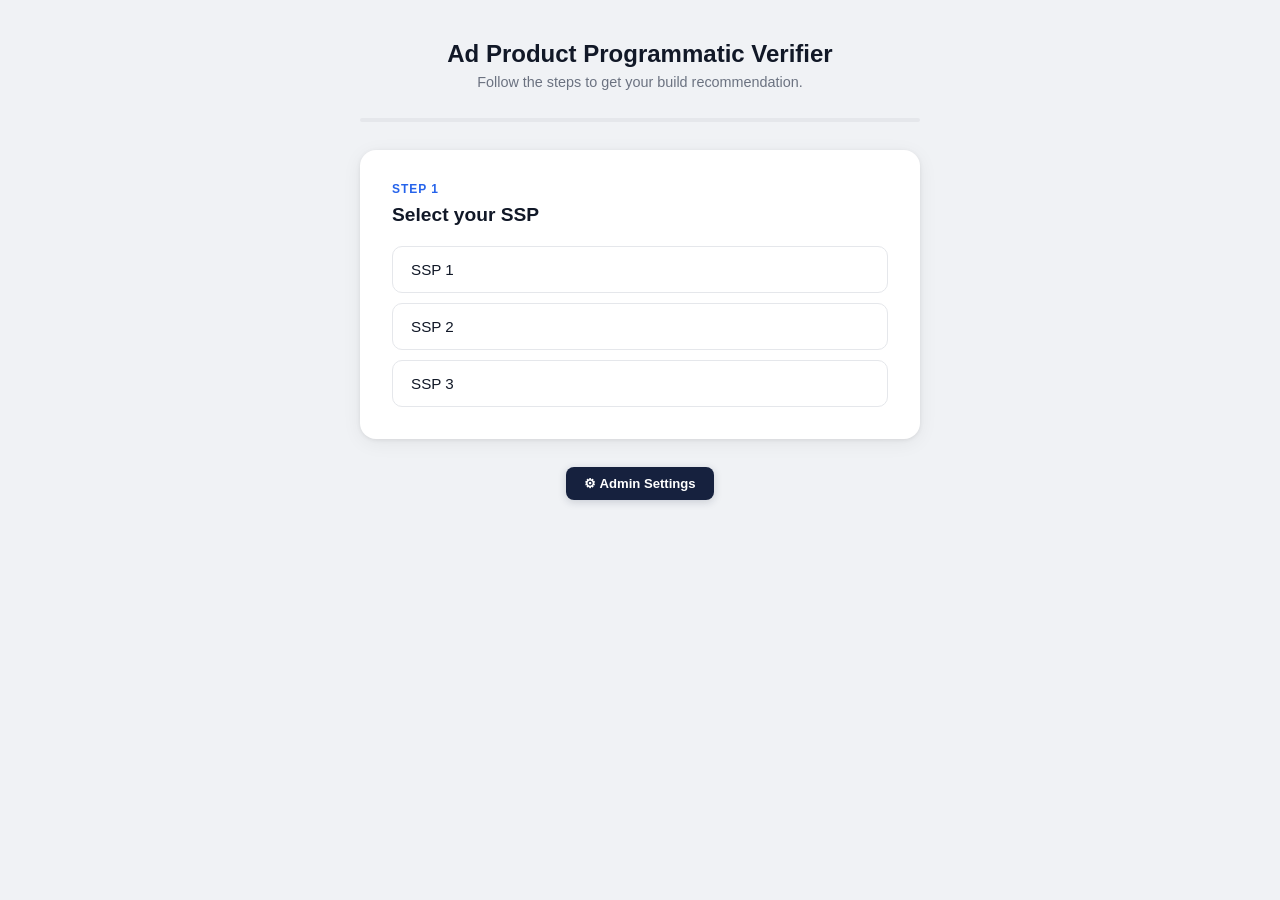
<file: app/index.html>
<!DOCTYPE html>
<html lang="en">
<head>
  <meta charset="UTF-8" />
  <meta name="viewport" content="width=device-width, initial-scale=1.0" />
  <title>Ad Product Programmatic Verifier</title>
  <link rel="stylesheet" href="styles.css" />
  <link rel="stylesheet" href="admin.css" />
</head>
<body>
  <div class="container">
    <header>
      <h1>Ad Product Programmatic Verifier</h1>
      <p class="subtitle">Follow the steps to get your build recommendation.</p>
    </header>

    <div class="progress-bar">
      <div class="progress-fill" id="progressFill"></div>
    </div>

    <main id="app"></main>

    <button class="restart-btn" id="restartBtn" onclick="restart()" style="display:none;">Start Over</button>

    <footer class="app-footer">
      <a href="admin.html" class="admin-link">⚙ Admin Settings</a>
    </footer>
  </div>

  <script src="config.js"></script>
  <script src="script.js"></script>
</body>
</html>
</file>
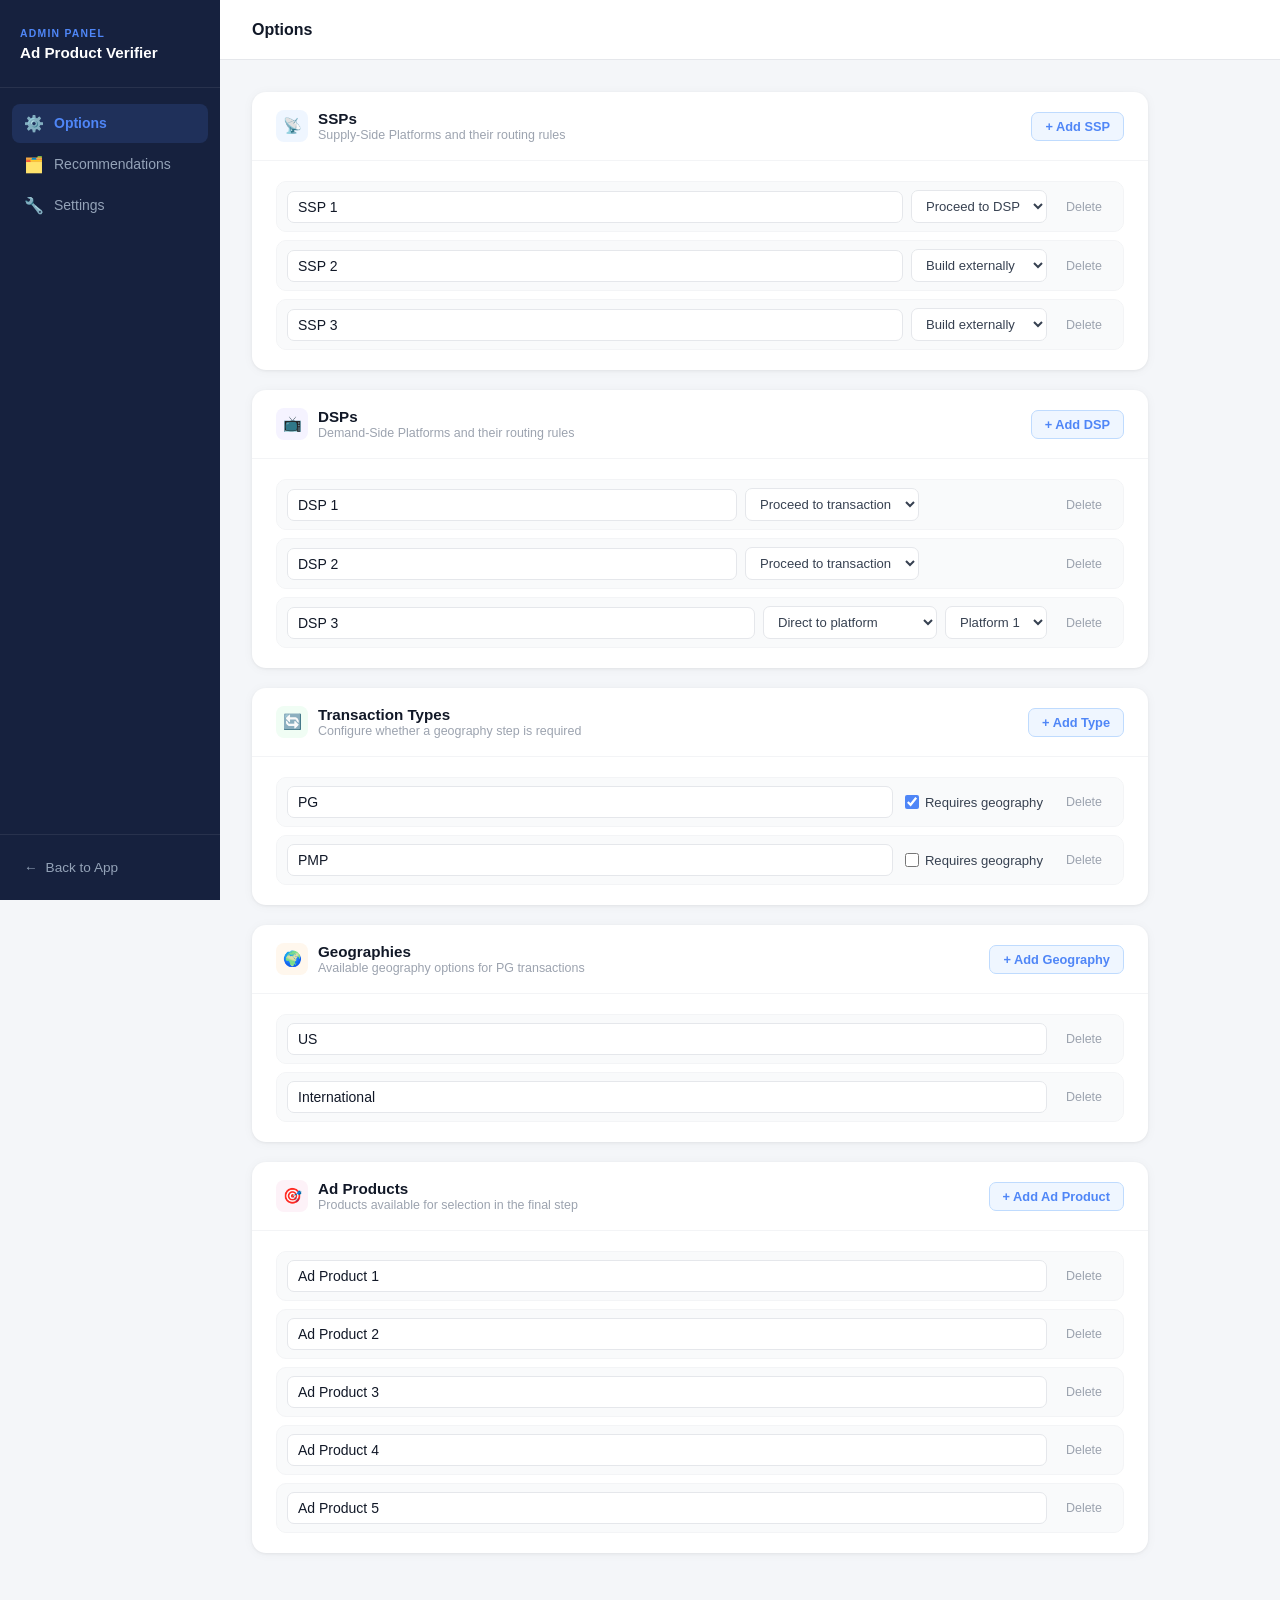
<file: app/admin.html>
<!DOCTYPE html>
<html lang="en">
<head>
  <meta charset="UTF-8" />
  <meta name="viewport" content="width=device-width, initial-scale=1.0" />
  <title>Admin — Ad Product Programmatic Verifier</title>
  <link rel="stylesheet" href="admin.css" />
</head>
<body class="admin-body">

  <!-- Sidebar -->
  <aside class="admin-sidebar">
    <div class="sidebar-brand">
      <div class="sidebar-brand-label">Admin Panel</div>
      <h1>Ad Product Verifier</h1>
    </div>

    <nav class="sidebar-nav">
      <button class="nav-btn active" data-tab="options">
        <span class="nav-icon">⚙️</span> Options
      </button>
      <button class="nav-btn" data-tab="recommendations">
        <span class="nav-icon">🗂️</span> Recommendations
      </button>
      <button class="nav-btn" data-tab="settings">
        <span class="nav-icon">🔧</span> Settings
      </button>
    </nav>

    <div class="sidebar-footer">
      <a href="index.html">
        <span>←</span> Back to App
      </a>
    </div>
  </aside>

  <!-- Main area -->
  <div class="admin-main">
    <header class="admin-topbar">
      <span class="topbar-title" id="topbarTitle">Options</span>
      <span class="topbar-saved" id="topbarSaved">✓ Saved</span>
    </header>

    <div class="admin-content">

      <!-- Options tab -->
      <div id="tab-options" class="tab-pane active">

        <div class="section">
          <div class="section-header">
            <div class="section-header-left">
              <div class="section-icon icon-blue">📡</div>
              <div>
                <h2>SSPs</h2>
                <p>Supply-Side Platforms and their routing rules</p>
              </div>
            </div>
            <button class="btn-add" data-action="add" data-section="ssps">+ Add SSP</button>
          </div>
          <div class="section-body">
            <div id="ssp-list" class="item-list"></div>
          </div>
        </div>

        <div class="section">
          <div class="section-header">
            <div class="section-header-left">
              <div class="section-icon icon-purple">📺</div>
              <div>
                <h2>DSPs</h2>
                <p>Demand-Side Platforms and their routing rules</p>
              </div>
            </div>
            <button class="btn-add" data-action="add" data-section="dsps">+ Add DSP</button>
          </div>
          <div class="section-body">
            <div id="dsp-list" class="item-list"></div>
          </div>
        </div>

        <div class="section">
          <div class="section-header">
            <div class="section-header-left">
              <div class="section-icon icon-green">🔄</div>
              <div>
                <h2>Transaction Types</h2>
                <p>Configure whether a geography step is required</p>
              </div>
            </div>
            <button class="btn-add" data-action="add" data-section="transactionTypes">+ Add Type</button>
          </div>
          <div class="section-body">
            <div id="tx-list" class="item-list"></div>
          </div>
        </div>

        <div class="section">
          <div class="section-header">
            <div class="section-header-left">
              <div class="section-icon icon-orange">🌍</div>
              <div>
                <h2>Geographies</h2>
                <p>Available geography options for PG transactions</p>
              </div>
            </div>
            <button class="btn-add" data-action="add" data-section="geographies">+ Add Geography</button>
          </div>
          <div class="section-body">
            <div id="geo-list" class="item-list"></div>
          </div>
        </div>

        <div class="section">
          <div class="section-header">
            <div class="section-header-left">
              <div class="section-icon icon-pink">🎯</div>
              <div>
                <h2>Ad Products</h2>
                <p>Products available for selection in the final step</p>
              </div>
            </div>
            <button class="btn-add" data-action="add" data-section="adProducts">+ Add Ad Product</button>
          </div>
          <div class="section-body">
            <div id="ap-list" class="item-list"></div>
          </div>
        </div>

      </div>

      <!-- Recommendations tab -->
      <div id="tab-recommendations" class="tab-pane">
        <div class="section">
          <div class="section-header">
            <div class="section-header-left">
              <div class="section-icon icon-blue">🗂️</div>
              <div>
                <h2>Recommendation Matrix</h2>
                <p>Set the build platform per DSP, transaction type, and ad product</p>
              </div>
            </div>
          </div>
          <div class="section-body">
            <p class="section-note">Only DSPs set to "Proceed to transaction" appear here. Changes are saved automatically.</p>
            <div id="rec-matrix"></div>
          </div>
        </div>
      </div>

      <!-- Settings tab -->
      <div id="tab-settings" class="tab-pane">

        <div class="section">
          <div class="section-header">
            <div class="section-header-left">
              <div class="section-icon icon-slate">🏗️</div>
              <div>
                <h2>Build Platforms</h2>
                <p>Platforms available in the recommendation matrix</p>
              </div>
            </div>
            <button class="btn-add" id="addPlatformBtn">+ Add Platform</button>
          </div>
          <div class="section-body">
            <div id="platform-list" class="item-list"></div>
          </div>
        </div>

        <div class="section danger-section">
          <div class="section-header">
            <div class="section-header-left">
              <div class="section-icon icon-pink">⚠️</div>
              <div>
                <h2>Reset to Defaults</h2>
                <p>Restore all options and recommendations to their original values</p>
              </div>
            </div>
          </div>
          <div class="section-body">
            <button class="btn-danger" id="resetBtn">Reset to Defaults</button>
          </div>
        </div>

      </div>

    </div>
  </div>

  <!-- Unsaved changes bar -->
  <div id="unsavedBar" class="unsaved-bar" style="display:none;">
    <span>You have unsaved changes</span>
    <div class="unsaved-bar-actions">
      <button class="btn-discard" id="discardBtn">Discard</button>
      <button class="btn-save" id="saveBtn">Save Changes</button>
    </div>
  </div>

  <script src="config.js"></script>
  <script src="admin.js"></script>
</body>
</html>
</file>
<file: app/styles.css>
*, *::before, *::after {
  box-sizing: border-box;
  margin: 0;
  padding: 0;
}

body {
  font-family: -apple-system, BlinkMacSystemFont, "Segoe UI", Roboto, sans-serif;
  background: #f0f2f5;
  min-height: 100vh;
  display: flex;
  align-items: flex-start;
  justify-content: center;
  padding: 40px 16px;
}

.container {
  width: 100%;
  max-width: 560px;
}

header {
  text-align: center;
  margin-bottom: 28px;
}

header h1 {
  font-size: 1.5rem;
  font-weight: 700;
  color: #111827;
}

header .subtitle {
  margin-top: 6px;
  font-size: 0.9rem;
  color: #6b7280;
}

.progress-bar {
  height: 4px;
  background: #e5e7eb;
  border-radius: 99px;
  margin-bottom: 28px;
  overflow: hidden;
}

.progress-fill {
  height: 100%;
  background: #2563eb;
  border-radius: 99px;
  transition: width 0.35s ease;
  width: 0%;
}

.card {
  background: #fff;
  border-radius: 16px;
  padding: 32px;
  box-shadow: 0 1px 4px rgba(0,0,0,0.08), 0 4px 20px rgba(0,0,0,0.06);
}

.step-label {
  font-size: 0.75rem;
  font-weight: 600;
  text-transform: uppercase;
  letter-spacing: 0.08em;
  color: #2563eb;
  margin-bottom: 8px;
}

.card h2 {
  font-size: 1.2rem;
  font-weight: 600;
  color: #111827;
  margin-bottom: 20px;
}

.options {
  display: flex;
  flex-direction: column;
  gap: 10px;
}

.option-btn {
  display: block;
  width: 100%;
  padding: 14px 18px;
  border: 1.5px solid #e5e7eb;
  border-radius: 10px;
  background: #fff;
  color: #111827;
  font-size: 0.95rem;
  font-weight: 500;
  cursor: pointer;
  text-align: left;
  transition: border-color 0.15s, background 0.15s, transform 0.1s;
}

.option-btn:hover {
  border-color: #2563eb;
  background: #eff6ff;
  transform: translateY(-1px);
}

.option-btn:active {
  transform: translateY(0);
}

.result-card {
  background: #fff;
  border-radius: 16px;
  padding: 32px;
  box-shadow: 0 1px 4px rgba(0,0,0,0.08), 0 4px 20px rgba(0,0,0,0.06);
  text-align: center;
}

.result-icon {
  font-size: 2.5rem;
  margin-bottom: 16px;
}

.result-card h2 {
  font-size: 1.1rem;
  font-weight: 600;
  color: #6b7280;
  margin-bottom: 10px;
}

.result-message {
  font-size: 1.5rem;
  font-weight: 700;
  color: #111827;
  margin-bottom: 24px;
}

.result-message.external {
  color: #d97706;
}

.result-message.platform {
  color: #2563eb;
}

.summary {
  background: #f9fafb;
  border-radius: 10px;
  padding: 16px;
  text-align: left;
  margin-bottom: 0;
}

.summary-row {
  display: flex;
  justify-content: space-between;
  font-size: 0.85rem;
  color: #6b7280;
  padding: 4px 0;
  border-bottom: 1px solid #e5e7eb;
}

.summary-row:last-child {
  border-bottom: none;
}

.summary-row span:last-child {
  font-weight: 600;
  color: #111827;
}

.restart-btn {
  display: block;
  width: 100%;
  margin-top: 16px;
  padding: 14px;
  border: none;
  border-radius: 10px;
  background: #111827;
  color: #fff;
  font-size: 0.95rem;
  font-weight: 600;
  cursor: pointer;
  transition: background 0.15s, transform 0.1s;
}

.restart-btn:hover {
  background: #1f2937;
  transform: translateY(-1px);
}

.restart-btn:active {
  transform: translateY(0);
}

.breadcrumb {
  display: flex;
  flex-wrap: wrap;
  gap: 6px;
  margin-bottom: 20px;
}

.crumb {
  font-size: 0.78rem;
  background: #eff6ff;
  color: #2563eb;
  border-radius: 99px;
  padding: 3px 10px;
  font-weight: 500;
}
</file>
<file: app/admin.css>
*, *::before, *::after { box-sizing: border-box; margin: 0; padding: 0; }

body.admin-body {
  font-family: -apple-system, BlinkMacSystemFont, "Segoe UI", Roboto, sans-serif;
  display: flex;
  min-height: 100vh;
  background: #f4f6f9;
}

/* ================================================================
   SIDEBAR
================================================================ */

.admin-sidebar {
  width: 220px;
  flex-shrink: 0;
  background: #16213e;
  display: flex;
  flex-direction: column;
  position: fixed;
  top: 0;
  left: 0;
  height: 100vh;
  z-index: 10;
}

.sidebar-brand {
  padding: 28px 20px 24px;
  border-bottom: 1px solid rgba(255,255,255,0.08);
}

.sidebar-brand-label {
  font-size: 0.65rem;
  font-weight: 700;
  text-transform: uppercase;
  letter-spacing: 0.12em;
  color: #4f86f7;
  margin-bottom: 4px;
}

.sidebar-brand h1 {
  font-size: 0.95rem;
  font-weight: 700;
  color: #fff;
  line-height: 1.3;
}

.sidebar-nav {
  flex: 1;
  padding: 16px 12px;
  display: flex;
  flex-direction: column;
  gap: 2px;
}

.nav-btn {
  display: flex;
  align-items: center;
  gap: 10px;
  width: 100%;
  padding: 10px 12px;
  background: none;
  border: none;
  border-radius: 8px;
  font-size: 0.875rem;
  font-weight: 500;
  color: #94a3b8;
  cursor: pointer;
  text-align: left;
  transition: background 0.15s, color 0.15s;
}

.nav-btn .nav-icon {
  font-size: 1rem;
  width: 20px;
  text-align: center;
  flex-shrink: 0;
}

.nav-btn:hover { background: rgba(255,255,255,0.06); color: #e2e8f0; }

.nav-btn.active {
  background: rgba(79,134,247,0.15);
  color: #4f86f7;
  font-weight: 600;
}

.sidebar-footer {
  padding: 16px 12px;
  border-top: 1px solid rgba(255,255,255,0.08);
}

.sidebar-footer a {
  display: flex;
  align-items: center;
  gap: 8px;
  padding: 9px 12px;
  border-radius: 8px;
  font-size: 0.85rem;
  color: #94a3b8;
  text-decoration: none;
  transition: background 0.15s, color 0.15s;
}

.sidebar-footer a:hover { background: rgba(255,255,255,0.06); color: #e2e8f0; }

/* ================================================================
   MAIN AREA
================================================================ */

.admin-main {
  margin-left: 220px;
  flex: 1;
  display: flex;
  flex-direction: column;
  min-height: 100vh;
}

.admin-topbar {
  background: #fff;
  border-bottom: 1px solid #e5e7eb;
  padding: 0 32px;
  height: 60px;
  display: flex;
  align-items: center;
  justify-content: space-between;
  position: sticky;
  top: 0;
  z-index: 5;
}

.topbar-title {
  font-size: 1rem;
  font-weight: 600;
  color: #111827;
}

.topbar-saved {
  font-size: 0.8rem;
  color: #16a34a;
  background: #dcfce7;
  padding: 4px 10px;
  border-radius: 99px;
  font-weight: 500;
  opacity: 0;
  transition: opacity 0.3s;
}

.topbar-saved.visible { opacity: 1; }

.admin-content {
  flex: 1;
  padding: 32px;
  max-width: 960px;
}

/* ================================================================
   TAB PANES
================================================================ */

.tab-pane { display: none; }
.tab-pane.active { display: block; }

/* ================================================================
   SECTION CARDS
================================================================ */

.section {
  background: #fff;
  border-radius: 14px;
  padding: 0;
  margin-bottom: 20px;
  box-shadow: 0 1px 3px rgba(0,0,0,0.06), 0 1px 12px rgba(0,0,0,0.04);
  overflow: hidden;
}

.section-header {
  display: flex;
  align-items: center;
  justify-content: space-between;
  padding: 18px 24px;
  border-bottom: 1px solid #f3f4f6;
}

.section-header-left { display: flex; align-items: center; gap: 10px; }

.section-icon {
  width: 32px;
  height: 32px;
  border-radius: 8px;
  display: flex;
  align-items: center;
  justify-content: center;
  font-size: 0.95rem;
  flex-shrink: 0;
}

.icon-blue   { background: #eff6ff; }
.icon-purple { background: #f5f3ff; }
.icon-green  { background: #f0fdf4; }
.icon-orange { background: #fff7ed; }
.icon-pink   { background: #fdf2f8; }
.icon-slate  { background: #f8fafc; }

.section-header h2 {
  font-size: 0.95rem;
  font-weight: 600;
  color: #111827;
}

.section-header p {
  font-size: 0.78rem;
  color: #9ca3af;
  margin-top: 1px;
}

.section-body { padding: 20px 24px; }

.section-note {
  font-size: 0.82rem;
  color: #6b7280;
  margin-bottom: 16px;
  line-height: 1.5;
}

.danger-section { border: 1.5px solid #fecaca; }
.danger-section .section-header { background: #fff5f5; border-bottom-color: #fecaca; }
.danger-section .section-header h2 { color: #dc2626; }

/* ================================================================
   ITEM ROWS
================================================================ */

.item-list { display: flex; flex-direction: column; gap: 8px; }

.item-row {
  display: flex;
  align-items: center;
  gap: 8px;
  padding: 8px 10px;
  background: #f9fafb;
  border: 1px solid #f3f4f6;
  border-radius: 10px;
  transition: border-color 0.15s;
}

.item-row:hover { border-color: #e5e7eb; }

.item-row input[type="text"] {
  flex: 1;
  min-width: 120px;
  padding: 7px 10px;
  border: 1.5px solid #e5e7eb;
  border-radius: 7px;
  font-size: 0.875rem;
  background: #fff;
  color: #111827;
  outline: none;
  transition: border-color 0.15s, box-shadow 0.15s;
}

.item-row input[type="text"]:focus {
  border-color: #4f86f7;
  box-shadow: 0 0 0 3px rgba(79,134,247,0.1);
}

.item-row select {
  padding: 7px 10px;
  border: 1.5px solid #e5e7eb;
  border-radius: 7px;
  font-size: 0.82rem;
  background: #fff;
  color: #374151;
  outline: none;
  cursor: pointer;
  transition: border-color 0.15s;
}

.item-row select:focus { border-color: #4f86f7; }

.row-spacer { flex: 0 0 120px; }

.checkbox-label {
  display: flex;
  align-items: center;
  gap: 6px;
  font-size: 0.82rem;
  color: #374151;
  cursor: pointer;
  white-space: nowrap;
  padding: 0 4px;
}

.checkbox-label input[type="checkbox"] {
  accent-color: #4f86f7;
  width: 14px;
  height: 14px;
  cursor: pointer;
}

.empty {
  font-size: 0.85rem;
  color: #9ca3af;
  padding: 12px 4px;
  font-style: italic;
}

/* ================================================================
   RECOMMENDATION MATRIX
================================================================ */

.matrix-scroll { overflow-x: auto; border-radius: 10px; border: 1px solid #e5e7eb; }

.matrix-table { border-collapse: collapse; width: 100%; font-size: 0.83rem; }

.matrix-table th {
  background: #f8fafc;
  font-weight: 600;
  color: #374151;
  padding: 11px 14px;
  border-bottom: 2px solid #e5e7eb;
  border-right: 1px solid #e5e7eb;
  text-align: left;
  white-space: nowrap;
}

.matrix-table th:last-child { border-right: none; }

.matrix-table td {
  padding: 9px 12px;
  border-bottom: 1px solid #f3f4f6;
  border-right: 1px solid #f3f4f6;
  white-space: nowrap;
}

.matrix-table td:last-child { border-right: none; }
.matrix-table tr:last-child td { border-bottom: none; }
.matrix-table tbody tr:hover td { background: #fafbff; }

.row-label {
  font-weight: 600;
  color: #374151;
  background: #f8fafc !important;
  border-right: 2px solid #e5e7eb !important;
  min-width: 180px;
}

.matrix-table td select {
  padding: 5px 8px;
  border: 1.5px solid #e5e7eb;
  border-radius: 6px;
  font-size: 0.8rem;
  background: #fff;
  color: #374151;
  cursor: pointer;
  outline: none;
  min-width: 110px;
  transition: border-color 0.15s;
}

.matrix-table td select:focus { border-color: #4f86f7; }

/* ================================================================
   SETTINGS FORM
================================================================ */

.settings-form {
  display: flex;
  flex-direction: column;
  gap: 10px;
  max-width: 340px;
}

.settings-form label {
  font-size: 0.8rem;
  font-weight: 600;
  color: #374151;
  margin-top: 4px;
}

.settings-form input {
  padding: 9px 12px;
  border: 1.5px solid #e5e7eb;
  border-radius: 8px;
  font-size: 0.9rem;
  outline: none;
  transition: border-color 0.15s, box-shadow 0.15s;
}

.settings-form input:focus {
  border-color: #4f86f7;
  box-shadow: 0 0 0 3px rgba(79,134,247,0.1);
}

/* ================================================================
   BUTTONS
================================================================ */

.btn-primary {
  padding: 9px 18px;
  background: #4f86f7;
  color: #fff;
  border: none;
  border-radius: 8px;
  font-size: 0.875rem;
  font-weight: 600;
  cursor: pointer;
  transition: background 0.15s, transform 0.1s;
  align-self: flex-start;
}

.btn-primary:hover { background: #3b72e8; }
.btn-primary:active { transform: scale(0.98); }

.btn-secondary {
  padding: 7px 14px;
  background: rgba(255,255,255,0.08);
  color: #cbd5e1;
  border: 1px solid rgba(255,255,255,0.12);
  border-radius: 7px;
  font-size: 0.82rem;
  font-weight: 500;
  cursor: pointer;
  text-decoration: none;
  display: inline-flex;
  align-items: center;
  gap: 5px;
  transition: background 0.15s, color 0.15s;
}

.btn-secondary:hover { background: rgba(255,255,255,0.14); color: #fff; }

.btn-add {
  display: inline-flex;
  align-items: center;
  gap: 5px;
  padding: 6px 13px;
  background: #eff6ff;
  color: #4f86f7;
  border: 1.5px solid #bfdbfe;
  border-radius: 7px;
  font-size: 0.8rem;
  font-weight: 600;
  cursor: pointer;
  transition: background 0.15s, border-color 0.15s;
  white-space: nowrap;
}

.btn-add:hover { background: #dbeafe; border-color: #93c5fd; }

.btn-delete {
  padding: 5px 10px;
  background: transparent;
  color: #9ca3af;
  border: 1.5px solid transparent;
  border-radius: 7px;
  font-size: 0.78rem;
  font-weight: 500;
  cursor: pointer;
  white-space: nowrap;
  transition: background 0.15s, color 0.15s, border-color 0.15s;
  flex-shrink: 0;
}

.btn-delete:hover { background: #fee2e2; color: #dc2626; border-color: #fecaca; }

.btn-danger {
  padding: 9px 18px;
  background: #fff;
  color: #dc2626;
  border: 1.5px solid #fca5a5;
  border-radius: 8px;
  font-size: 0.875rem;
  font-weight: 600;
  cursor: pointer;
  transition: background 0.15s, border-color 0.15s;
}

.btn-danger:hover { background: #fef2f2; border-color: #f87171; }

/* ================================================================
   FEEDBACK MESSAGES
================================================================ */

.msg {
  font-size: 0.82rem;
  padding: 8px 12px;
  border-radius: 7px;
  font-weight: 500;
}

.msg.error   { background: #fee2e2; color: #dc2626; }
.msg.success { background: #dcfce7; color: #16a34a; }

/* ================================================================
   ADMIN LINK IN MAIN APP
================================================================ */

.app-footer {
  text-align: center;
  margin-top: 28px;
  padding-bottom: 8px;
}

.admin-link {
  display: inline-flex;
  align-items: center;
  gap: 6px;
  font-size: 0.82rem;
  font-weight: 600;
  color: #fff;
  text-decoration: none;
  padding: 9px 18px;
  border-radius: 8px;
  background: #16213e;
  border: none;
  box-shadow: 0 2px 8px rgba(22,33,62,0.18);
  transition: background 0.15s, transform 0.1s, box-shadow 0.15s;
}

.admin-link:hover {
  background: #1e2f5a;
  transform: translateY(-1px);
  box-shadow: 0 4px 12px rgba(22,33,62,0.22);
}

.admin-link:active { transform: translateY(0); }

/* ================================================================
   UNSAVED CHANGES BAR
================================================================ */

.unsaved-bar {
  position: fixed;
  bottom: 24px;
  left: 50%;
  transform: translateX(-50%);
  background: #1e293b;
  color: #f1f5f9;
  border-radius: 12px;
  padding: 12px 20px;
  display: flex;
  align-items: center;
  gap: 16px;
  box-shadow: 0 8px 32px rgba(0,0,0,0.25);
  z-index: 100;
  font-size: 0.875rem;
  white-space: nowrap;
  animation: slideUp 0.2s ease;
}

@keyframes slideUp {
  from { opacity: 0; transform: translateX(-50%) translateY(12px); }
  to   { opacity: 1; transform: translateX(-50%) translateY(0); }
}

.unsaved-bar span { color: #94a3b8; }

.unsaved-bar-actions { display: flex; gap: 8px; }

.btn-discard {
  padding: 7px 14px;
  background: rgba(255,255,255,0.08);
  color: #cbd5e1;
  border: 1px solid rgba(255,255,255,0.12);
  border-radius: 7px;
  font-size: 0.82rem;
  font-weight: 500;
  cursor: pointer;
  transition: background 0.15s;
}

.btn-discard:hover { background: rgba(255,255,255,0.15); color: #fff; }

.btn-save {
  padding: 7px 16px;
  background: #4f86f7;
  color: #fff;
  border: none;
  border-radius: 7px;
  font-size: 0.82rem;
  font-weight: 600;
  cursor: pointer;
  transition: background 0.15s;
}

.btn-save:hover { background: #3b72e8; }
</file>
